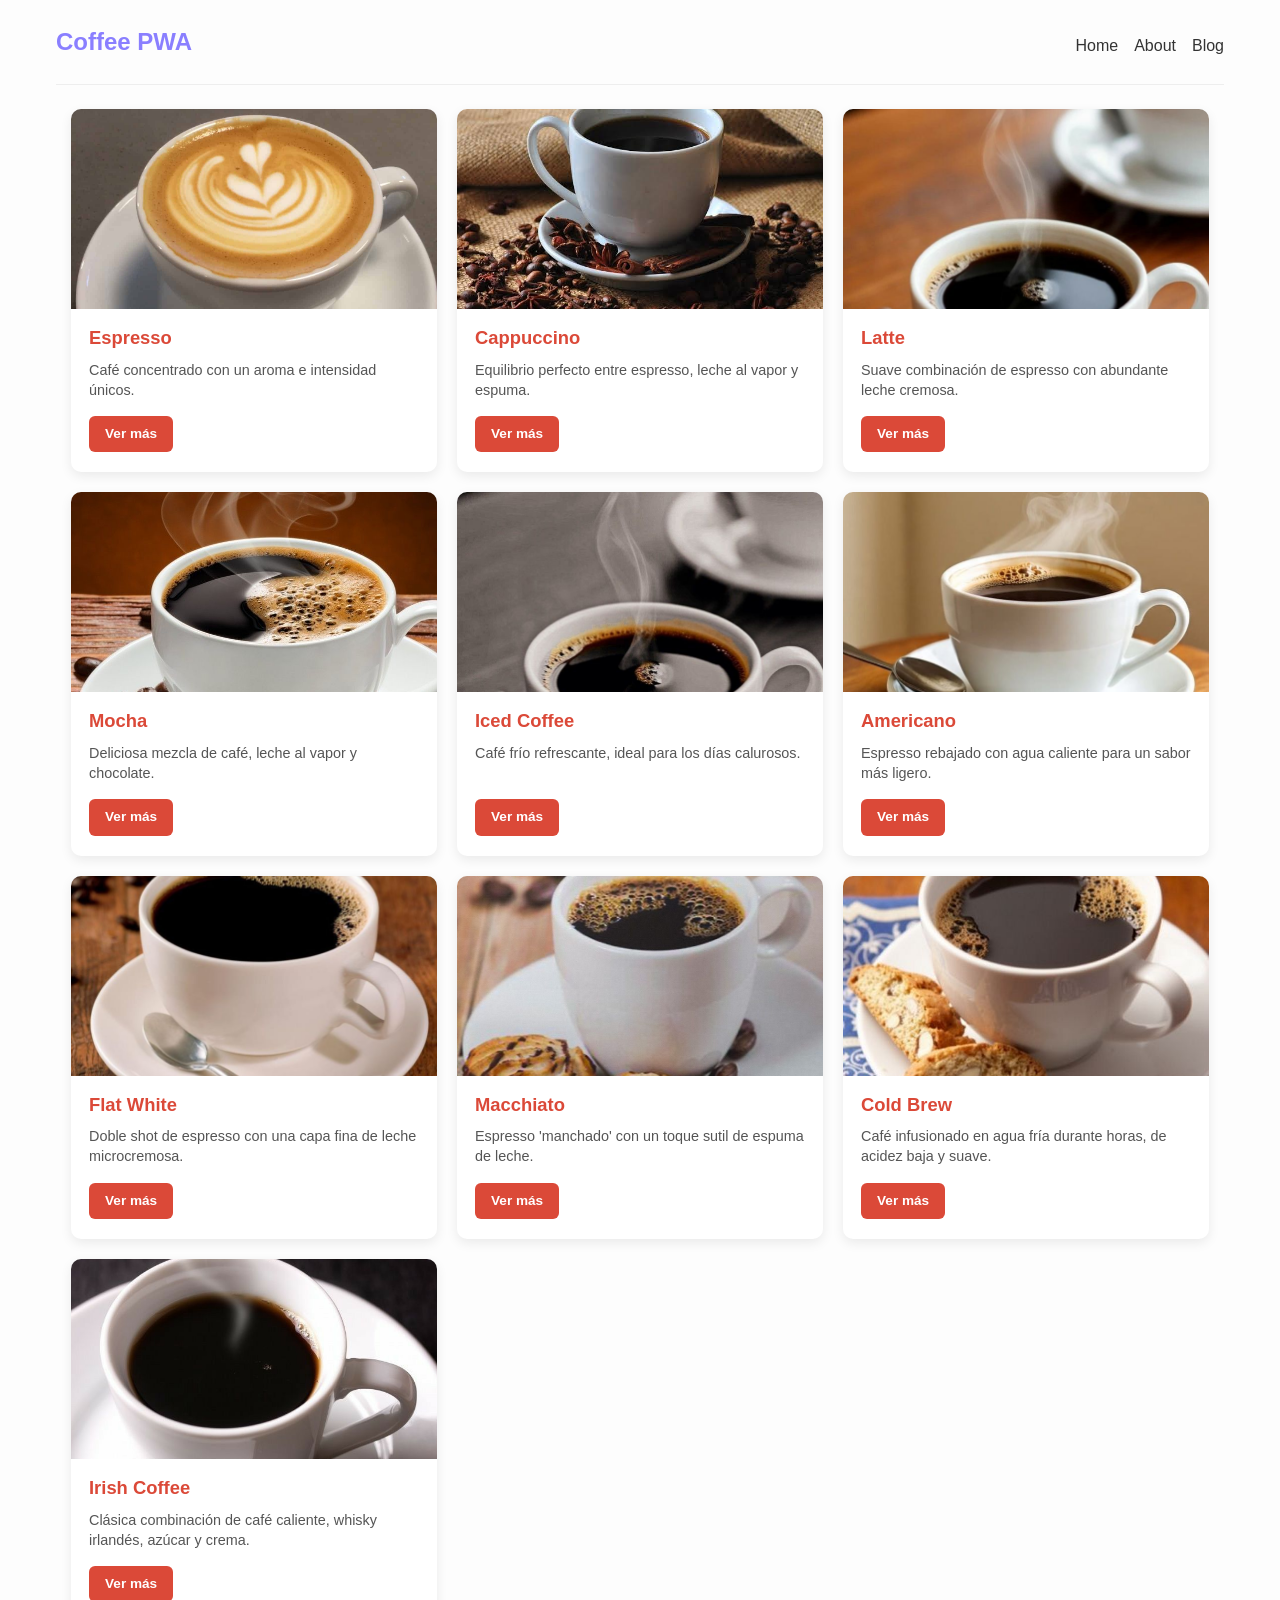
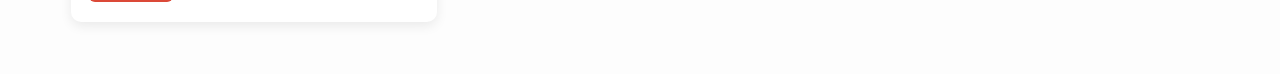
<file: index.html>
<!DOCTYPE html>
<html lang="es">
<head>
    <meta charset="UTF-8">
    <meta name="viewport" content="width=device-width, initial-scale=1.0">
    <meta http-equiv="X-UA-Compatible" content="ie=edge">
    <link rel="stylesheet" href="css/style.css">
    <link rel="manifest" href="manifest.json">

    <link rel="apple-touch-icon" href="img/icons/icon-72x72.png">
    <link rel="apple-touch-icon" href="img/icons/icon-96x96.png">
    <link rel="apple-touch-icon" href="img/icons/icon-128x128.png">
    <link rel="apple-touch-icon" href="img/icons/icon-144x144.png">
    <link rel="apple-touch-icon" href="img/icons/icon-152x152.png">
    <link rel="apple-touch-icon" href="img/icons/icon-192x192.png">
    <link rel="apple-touch-icon" href="img/icons/icon-512x512.png">

    <meta name="theme-color" content="#db4938">
    <title>Coffee PWA</title>
</head>
<body>
    <main>
        <nav>
            <h1>Coffee PWA</h1>
            <ul>
                <li>Home</li>
                <li>About</li>
                <li>Blog</li>
            </ul>
        </nav>

        <div class="container">
            <div class="grid-cards" id="grid-cards"></div>
        </div>
    </main>

    <script src="js/app.js"></script>
    <script src="js/coffees.js"></script>
<script src="js/app.js"></script>
</body>
</html>
</file>
<file: css/style.css>
/* ============================================
   Reset básico
   ============================================ */
* {
    margin: 0;
    padding: 0;
    box-sizing: border-box;
}

body {
    background: #fdfdfd;
    font-family: "Nunito", sans-serif;
    font-size: 1rem;
    color: #333;
    line-height: 1.5;
}

/* ============================================
   Layout principal
   ============================================ */
main {
    max-width: 1200px;
    margin: auto;
    padding: 0.5rem 1rem 2rem;
    text-align: center;
}

nav {
    display: flex;
    justify-content: space-between;
    align-items: center;
    padding: 1rem 0;
    border-bottom: 1px solid #eee;
    margin-bottom: 1.5rem;
}

ul {
    list-style: none;
    display: flex;
}

li {
    margin-right: 1rem;
}

li:last-child {
    margin-right: 0;
}

nav a {
    color: #555;
    text-decoration: none;
    transition: color 0.2s;
}

nav a:hover {
    color: #db4938;
}

h1 {
    color: rgb(138, 127, 255);
    margin-bottom: 0.5rem;
    font-size: 1.5rem;
}

/* ============================================
   Contenedor general
   ============================================ */
.container {
    margin: 20px auto;
    padding: 0 15px;
}

/* ============================================
   Grid de cards (index)
   ============================================ */
.grid-cards {
    display: grid;
    grid-template-columns: repeat(3, 1fr);
    gap: 20px;
    text-align: left;
}

.card {
    background-color: #ffffff;
    border-radius: 10px;
    box-shadow: 0 4px 12px rgba(0, 0, 0, 0.08);
    overflow: hidden;
    display: flex;
    flex-direction: column;
    transition: transform 0.2s ease-in-out, box-shadow 0.2s ease-in-out;
}

.card:hover {
    transform: translateY(-4px);
    box-shadow: 0 8px 20px rgba(0, 0, 0, 0.12);
}

.card img {
    width: 100%;
    height: 200px;
    object-fit: cover;
    display: block;
}

.card-content {
    padding: 15px 18px 20px;
    display: flex;
    flex-direction: column;
    flex: 1;
}

.card-content h3 {
    margin-bottom: 0.5rem;
    color: #db4938;
    font-size: 1.15rem;
}

.card-content p {
    color: #555555;
    font-size: 0.9em;
    line-height: 1.4;
    margin-bottom: 1rem;
    flex: 1;
}

/* ============================================
   Botón "Ver más"
   ============================================ */
.btn-more {
    display: inline-block;
    align-self: flex-start;
    padding: 8px 16px;
    background: #db4938;
    color: #fff;
    text-decoration: none;
    border-radius: 6px;
    font-size: 0.85rem;
    font-weight: bold;
    transition: background 0.2s, transform 0.15s;
}

.btn-more:hover {
    background: #b93a2b;
    transform: translateY(-1px);
}

/* ============================================
   Página de detalle
   ============================================ */
.btn-back {
    display: inline-block;
    margin-bottom: 1.5rem;
    color: #db4938;
    text-decoration: none;
    font-weight: bold;
    font-size: 0.95rem;
    padding: 6px 12px;
    border-radius: 6px;
    transition: background 0.2s, color 0.2s;
}

.btn-back:hover {
    background: #fdecea;
    color: #b93a2b;
}

.coffee-detail {
    max-width: 720px;
    margin: 0 auto;
    background: #fff;
    border-radius: 14px;
    padding: 28px 28px 32px;
    box-shadow: 0 6px 24px rgba(0, 0, 0, 0.08);
    text-align: left;
}

/* Imagen pequeña, centrada y con marco redondeado */
.coffee-detail img {
    display: block;
    width: 100%;
    max-width: 320px;
    height: 220px;
    object-fit: cover;
    margin: 0 auto 1.25rem;
    border-radius: 12px;
    box-shadow: 0 4px 14px rgba(0, 0, 0, 0.12);
}

.coffee-detail h2 {
    color: #db4938;
    font-size: 1.6rem;
    margin-bottom: 0.5rem;
    text-align: center;
}

.coffee-detail > p {
    color: #666;
    font-size: 1rem;
    line-height: 1.6;
    text-align: center;
    margin-bottom: 1.5rem;
    padding-bottom: 1rem;
    border-bottom: 1px solid #eee;
}

/* Bloque de detalles (chips/bloques) */
.detail-info {
    display: grid;
    gap: 10px;
}

.detail-info p {
    background: #fafafa;
    border-left: 4px solid #8a7fff;
    padding: 12px 14px;
    border-radius: 8px;
    font-size: 0.92rem;
    color: #444;
    line-height: 1.5;
    margin: 0;
}

.detail-info p strong {
    color: #8a7fff;
    margin-right: 4px;
}

/* ============================================
   Utilidad
   ============================================ */
.hidden {
    display: none !important;
}

/* ============================================
   Responsive
   ============================================ */
@media (max-width: 900px) {
    .grid-cards {
        grid-template-columns: repeat(2, 1fr);
    }
}

@media (max-width: 600px) {
    .grid-cards {
        grid-template-columns: 1fr;
    }

    .coffee-detail {
        padding: 20px 18px 24px;
    }

    .coffee-detail img {
        max-width: 100%;
        height: 200px;
    }

    .coffee-detail h2 {
        font-size: 1.35rem;
    }
}
</file>
